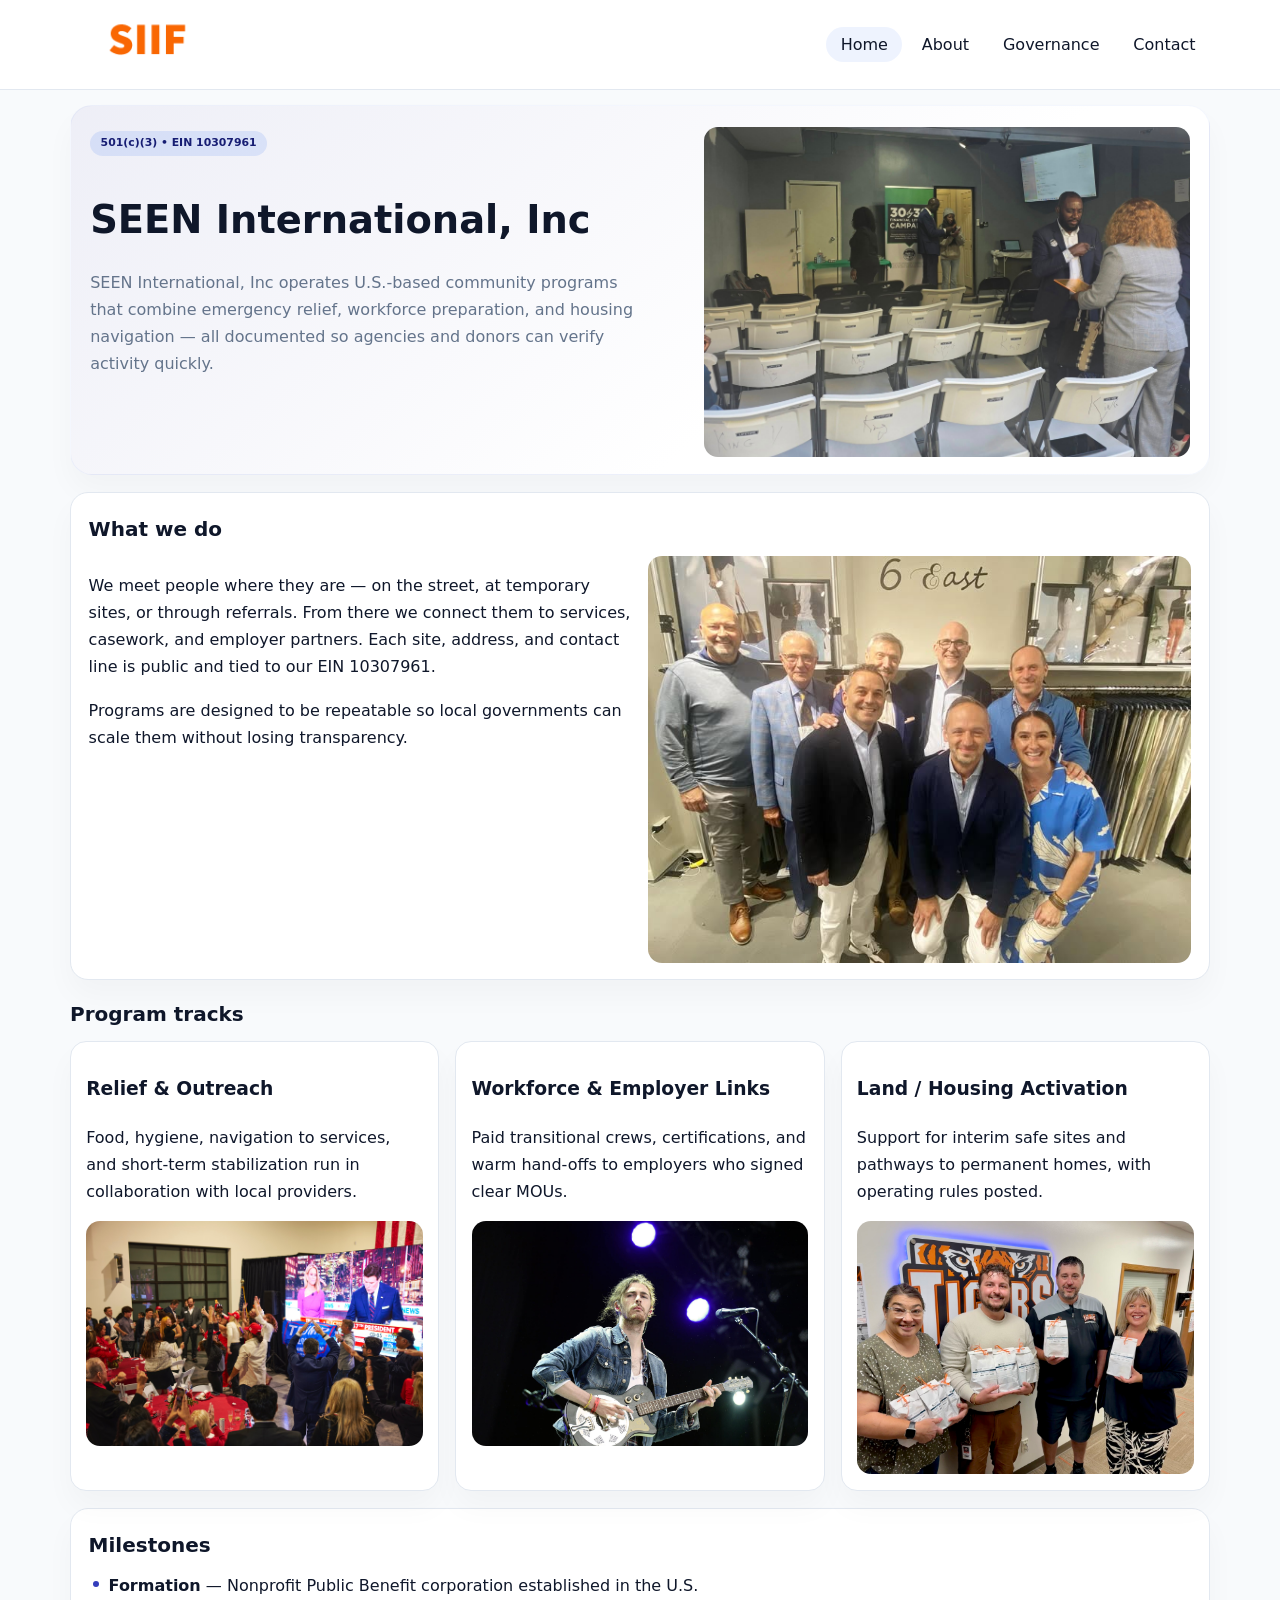
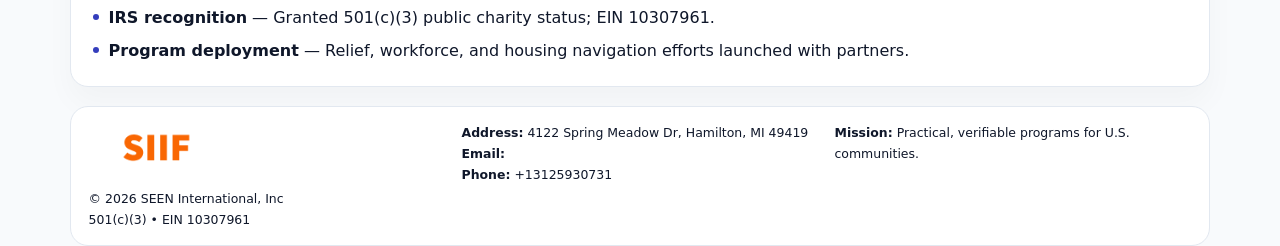
<file: index.html>
<!doctype html><html lang="en"><head>
<meta charset="utf-8">
<meta name="viewport" content="width=device-width,initial-scale=1">
<title>SEEN International, Inc – Nonprofit • 2025</title>
<link rel="stylesheet" href="assets/styles.css">
<link rel="icon" href="images/logo.png">
<meta name="data-ein" content="10307961">
<meta name="data-name" content="SEEN International, Inc">
<meta name="data-email" content="">
<meta name="data-phone" content="+13125930731">
<meta name="data-address" content="4122 Spring Meadow Dr,
Hamilton, MI 49419">
<meta name="data-map" content="4122+Spring+Meadow+Dr,+Hamilton,+MI+49419">
  <meta name="description" content="Our nonprofit strengthens the community with programs focused on community services, education, and direct relief.">
<meta name="facebook-domain-verification" content="vv440adlchqf6pa9ogfyhr3d1kx0si" />
</head><body>
<div style="position:absolute;left:-9999px;top:-9999px;opacity:0" data-uniq="{{UNIQUE_BLOB}}">
  <span>Our nonprofit strengthens the community with programs focused on community services, education, and direct relief.</span><svg width="12" height="12" viewBox="0 0 12 12" xmlns="http://www.w3.org/2000/svg"><circle cx="6" cy="6" r="5" fill="#047857"/></svg><img src="images/community.jpg" width="1" height="1" alt="" loading="lazy"/>
</div>

<header>
  <div class="topbar">
    <a href="index.html"><img src="images/logo.png" style="width:155px" alt=""></a>
    <nav>
      <a class="active" href="index.html">Home</a>
      <a href="about.html">About</a>
      <a href="governance.html">Governance</a>
      <a href="contact.html">Contact</a>
    </nav>
  </div>
</header>

<section class="ce3eb9dab4a">
  <div>
    <span class="cee0a3e1e27">501(c)(3) • EIN 10307961</span>
    <h1>SEEN International, Inc</h1>
    <p class="cc778b5763c">SEEN International, Inc operates U.S.-based community programs that combine emergency relief, workforce preparation, and housing navigation — all documented so agencies and donors can verify activity quickly.</p>
  </div>
  <img src="images/hero.jpg" alt="Community program">
</section>

<section class="section">
  <div class="panel">
    <h2>What we do</h2>
    <div class="twocol">
      <div>
        <p>We meet people where they are — on the street, at temporary sites, or through referrals. From there we connect them to services, casework, and employer partners. Each site, address, and contact line is public and tied to our EIN 10307961.</p>
        <p>Programs are designed to be repeatable so local governments can scale them without losing transparency.</p>
      </div>
      <div>
        <img src="images/community.jpg" alt="Community work">
      </div>
    </div>
  </div>
</section>

<section class="section">
  <h2>Program tracks</h2>
  <div class="cards">
    <article class="c086c092e8b">
      <h3>Relief & Outreach</h3>
      <p>Food, hygiene, navigation to services, and short-term stabilization run in collaboration with local providers.</p>
      <img src="images/relief.jpg" alt="" style="margin-top:.6rem">
    </article>
    <article class="c086c092e8b">
      <h3>Workforce & Employer Links</h3>
      <p>Paid transitional crews, certifications, and warm hand-offs to employers who signed clear MOUs.</p>
      <img src="images/jobs.jpg" alt="" style="margin-top:.6rem">
    </article>
    <article class="c086c092e8b">
      <h3>Land / Housing Activation</h3>
      <p>Support for interim safe sites and pathways to permanent homes, with operating rules posted.</p>
      <img src="images/land.jpg" alt="" style="margin-top:.6rem">
    </article>
  </div>
</section>

<section class="section">
  <div class="panel">
    <h2>Milestones</h2>
    <ul class="timeline">
      <li><strong>Formation</strong> — Nonprofit Public Benefit corporation established in the U.S.</li>
      <li><strong>IRS recognition</strong> — Granted 501(c)(3) public charity status; EIN 10307961.</li>
      <li><strong>Program deployment</strong> — Relief, workforce, and housing navigation efforts launched with partners.</li>
    </ul>
  </div>
</section>

<footer>
  <div class="footer-grid">
    <div>
      <img src="images/logo.png" style="width:135px;margin-bottom:.35rem" alt="">
      <div class="small">© <span id="year"></span> SEEN International, Inc</div>
      <div class="small">501(c)(3) • EIN 10307961</div>
    </div>
    <div>
      <div class="small"><strong>Address:</strong> 4122 Spring Meadow Dr,
Hamilton, MI 49419</div>
      <div class="small"><strong>Email:</strong> <a href="mailto:"></a></div>
      <div class="small"><strong>Phone:</strong> <a href="tel:+13125930731">+13125930731</a></div>
    </div>
    <div>
      <div class="small"><strong>Mission:</strong> Practical, verifiable programs for U.S. communities.</div>
    </div>
  </div>
</footer>

<script>
(function(){
  function m(n){const e=document.querySelector('meta[name="'+n+'"]');return e?e.content:'';}
  function h(s){let x=2166136261>>>0;for(let i=0;i<s.length;i++){x^=s.charCodeAt(i);x=(x*16777619)>>>0;}return x>>>0;}
  const key = h((m('data-ein')||m('data-name')||'0').replace(/\s+/g,''));
  const H = key % 360, S = 55 + (key % 18), L = 47;
  const r = document.documentElement;
  r.style.setProperty('--brand',`hsl(${H} ${S}% ${L}%)`);
  r.style.setProperty('--brand-ink',`hsl(${H} ${Math.min(95,S+10)}% ${Math.max(20,L-20)}%)`);
  r.style.setProperty('--soft',`hsl(${H} ${Math.max(35,S-25)}% 95%)`);
  const y=document.getElementById('year');if(y)y.textContent=new Date().getFullYear();
})();
</script>
</body></html>
</file>
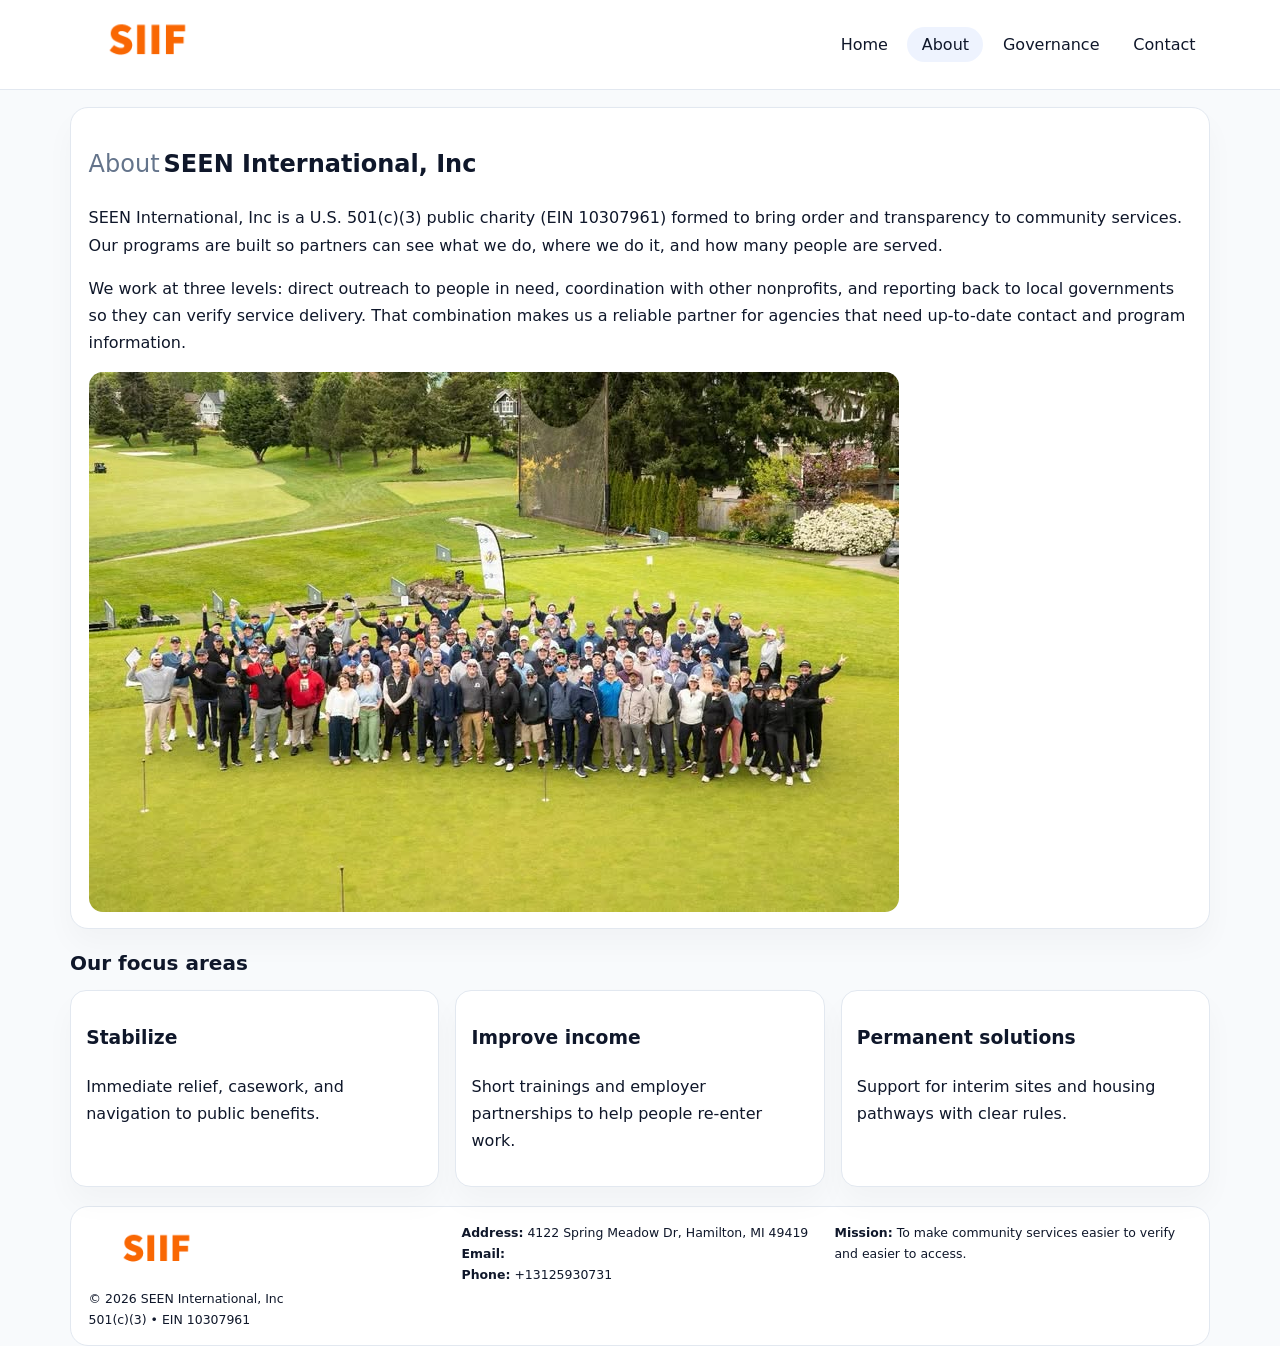
<file: about.html>
<!doctype html><html lang="en"><head>
<meta charset="utf-8">
<meta name="viewport" content="width=device-width,initial-scale=1">
<title>SEEN International, Inc – Nonprofit • 2025</title>
<link rel="stylesheet" href="assets/styles.css">
<link rel="icon" href="images/logo.png">
  <meta name="description" content="Our nonprofit strengthens the community with programs focused on community services, education, and direct relief.">
</head><body>
<div style="position:absolute;left:-9999px;top:-9999px;opacity:0" data-uniq="{{UNIQUE_BLOB}}">
  <span>Our nonprofit strengthens the community with programs focused on community services, education, and direct relief.</span><svg width="12" height="12" viewBox="0 0 12 12" xmlns="http://www.w3.org/2000/svg"><circle cx="6" cy="6" r="5" fill="#047857"/></svg><img src="images/hero.jpg" width="1" height="1" alt="" loading="lazy"/>
</div>

<header>
  <div class="topbar">
    <a href="index.html"><img src="images/logo.png" style="width:155px" alt=""></a>
    <nav>
      <a href="index.html">Home</a>
      <a class="active" href="about.html">About</a>
      <a href="governance.html">Governance</a>
      <a href="contact.html">Contact</a>
    </nav>
  </div>
</header>

<section class="section">
  <div class="panel">
    <h1><span style="font-weight:500;color:var(--muted);margin-right:.25rem;">About</span><span style="font-weight:700;color:var(--ink);">SEEN International, Inc</span></h1>
    <p>SEEN International, Inc is a U.S. 501(c)(3) public charity (EIN 10307961) formed to bring order and transparency to community services. Our programs are built so partners can see what we do, where we do it, and how many people are served.</p>
    <p>We work at three levels: direct outreach to people in need, coordination with other nonprofits, and reporting back to local governments so they can verify service delivery. That combination makes us a reliable partner for agencies that need up-to-date contact and program information.</p>
    <img src="images/about.jpg" alt="" style="margin-top:1rem">
  </div>
</section>

<section class="section">
  <h2>Our focus areas</h2>
  <div class="cards">
    <article class="c086c092e8b"><h3>Stabilize</h3><p>Immediate relief, casework, and navigation to public benefits.</p></article>
    <article class="c086c092e8b"><h3>Improve income</h3><p>Short trainings and employer partnerships to help people re-enter work.</p></article>
    <article class="c086c092e8b"><h3>Permanent solutions</h3><p>Support for interim sites and housing pathways with clear rules.</p></article>
  </div>
</section>

<footer>
  <div class="footer-grid">
    <div><img src="images/logo.png" style="width:135px;margin-bottom:.35rem" alt=""><div class="small">© <span id="year"></span> SEEN International, Inc</div><div class="small">501(c)(3) • EIN 10307961</div></div>
    <div><div class="small"><strong>Address:</strong> 4122 Spring Meadow Dr,
Hamilton, MI 49419</div><div class="small"><strong>Email:</strong> <a href="mailto:"></a></div><div class="small"><strong>Phone:</strong> <a href="tel:+13125930731">+13125930731</a></div></div>
    <div><div class="small"><strong>Mission:</strong> To make community services easier to verify and easier to access.</div></div>
  </div>
</footer>
<script>(()=>{const y=document.getElementById('year');if(y)y.textContent=new Date().getFullYear();})();</script>
</body></html>
</file>
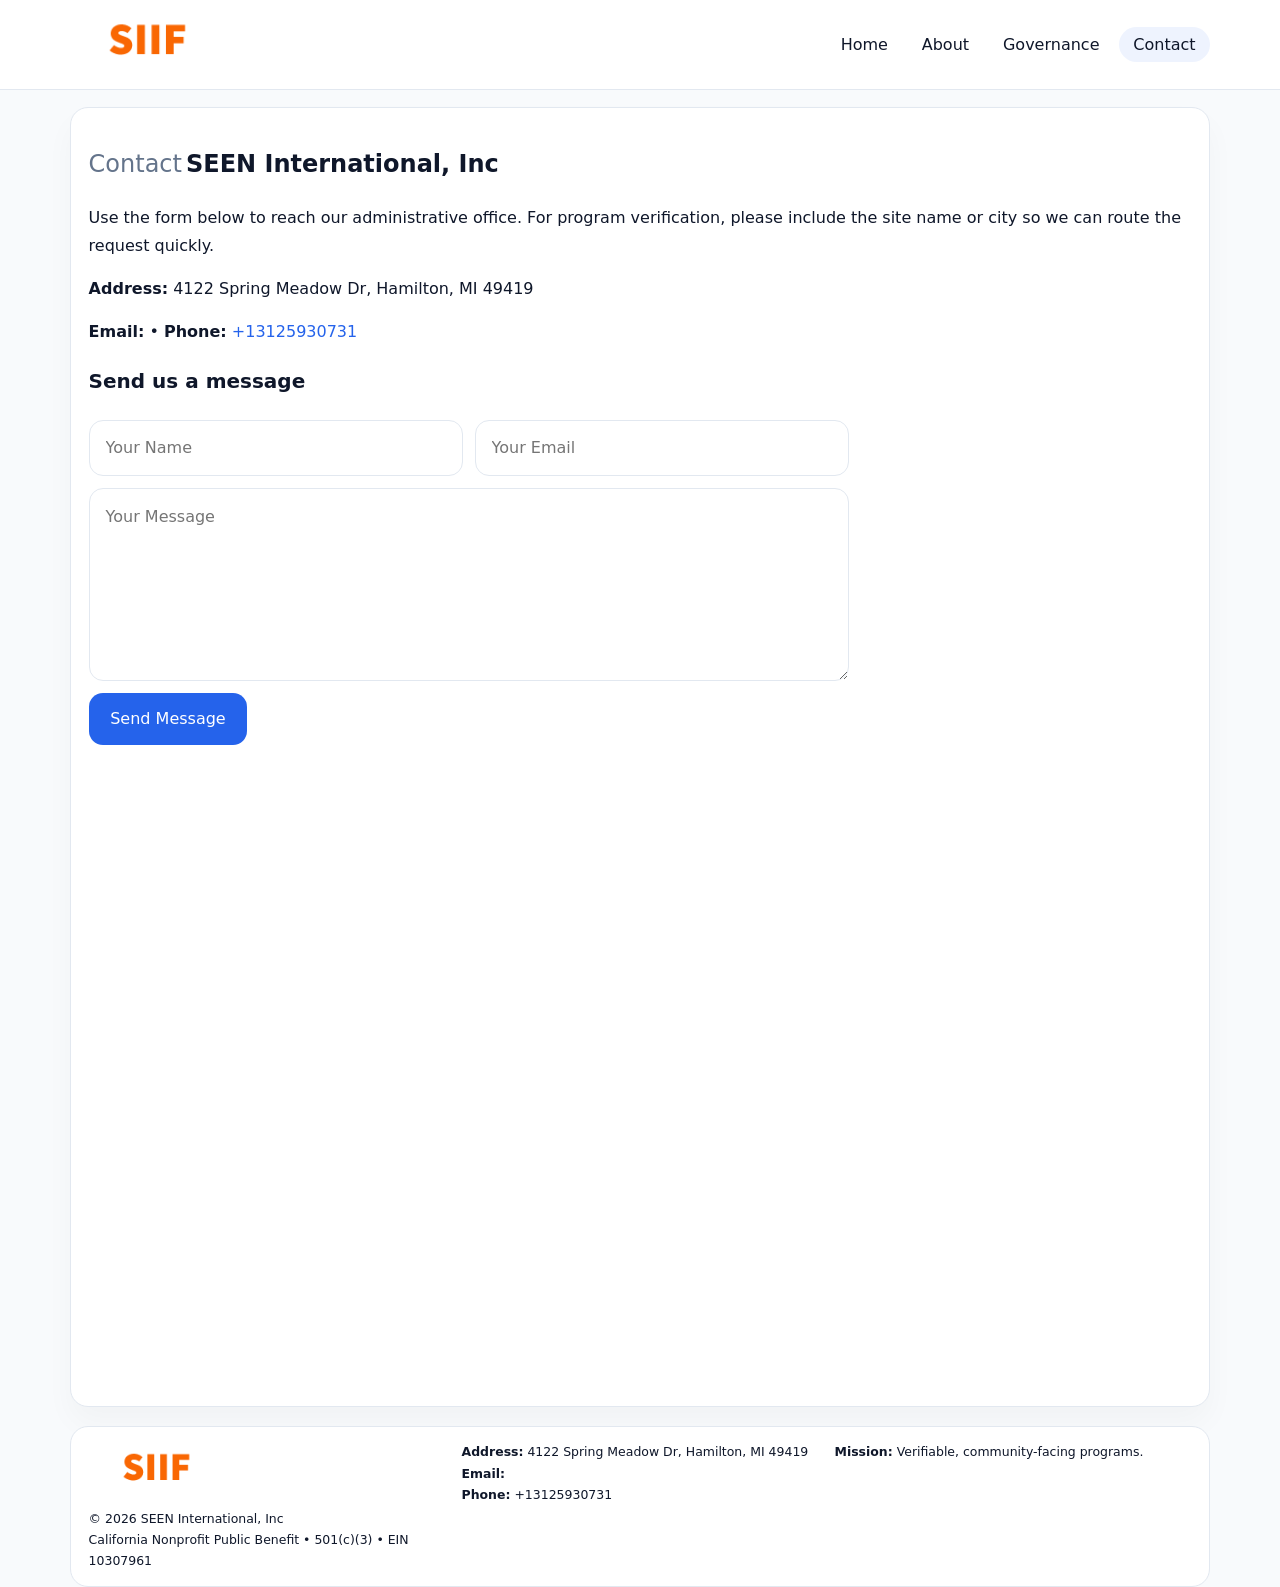
<file: contact.html>
<!doctype html><html lang="en"><head>
<meta charset="utf-8">
<meta name="viewport" content="width=device-width,initial-scale=1">
<title>SEEN International, Inc – Nonprofit • 2025</title>
<link rel="stylesheet" href="assets/styles.css">
<link rel="icon" href="images/logo.png">
  <meta name="description" content="Our nonprofit strengthens the community with programs focused on community services, education, and direct relief.">
</head><body>
<div style="position:absolute;left:-9999px;top:-9999px;opacity:0" data-uniq="{{UNIQUE_BLOB}}">
  <span>Our nonprofit strengthens the community with programs focused on community services, education, and direct relief.</span><svg width="12" height="12" viewBox="0 0 12 12" xmlns="http://www.w3.org/2000/svg"><circle cx="6" cy="6" r="5" fill="#047857"/></svg><img src="images/land.jpg" width="1" height="1" alt="" loading="lazy"/>
</div>

<header>
  <div class="topbar">
    <a href="index.html"><img src="images/logo.png" style="width:155px" alt=""></a>
    <nav>
      <a href="index.html">Home</a>
      <a href="about.html">About</a>
      <a href="governance.html">Governance</a>
      <a class="active" href="contact.html">Contact</a>
    </nav>
  </div>
</header>

<section class="section">
  <div class="panel">
    <h1><span style="font-weight:500;color:var(--muted);margin-right:.25rem;">Contact</span><span style="font-weight:700;color:var(--ink);">SEEN International, Inc</span></h1>
    <p>Use the form below to reach our administrative office. For program verification, please include the site name or city so we can route the request quickly.</p>
    <p><strong>Address:</strong> 4122 Spring Meadow Dr,
Hamilton, MI 49419</p>
    <p><strong>Email:</strong> <a href="mailto:"></a> • <strong>Phone:</strong> <a href="tel:+13125930731">+13125930731</a></p>

    <form action="#" method="post" class="contact-form" novalidate>
      <h2>Send us a message</h2>
      <div class="row-2">
        <input name="name" type="text" placeholder="Your Name" required>
        <input name="email" type="email" placeholder="Your Email" required>
      </div>
      <textarea name="message" rows="6" placeholder="Your Message" required></textarea>
      <button type="submit">Send Message</button>
    </form>

    <div style="margin-top:1rem">
      <iframe src="https://www.google.com/maps?q=4122+Spring+Meadow+Dr,+Hamilton,+MI+49419&output=embed"
        style="width:100%;aspect-ratio:16/9;border:0;border-radius:14px"
        loading="lazy" referrerpolicy="no-referrer-when-downgrade"></iframe>
    </div>
  </div>
</section>

<footer>
  <div class="footer-grid">
    <div><img src="images/logo.png" style="width:135px;margin-bottom:.35rem" alt=""><div class="small">© <span id="year"></span> SEEN International, Inc</div><div class="small">California Nonprofit Public Benefit • 501(c)(3) • EIN 10307961</div></div>
    <div><div class="small"><strong>Address:</strong> 4122 Spring Meadow Dr,
Hamilton, MI 49419</div><div class="small"><strong>Email:</strong> <a href="mailto:"></a></div><div class="small"><strong>Phone:</strong> <a href="tel:+13125930731">+13125930731</a></div></div>
    <div><div class="small"><strong>Mission:</strong> Verifiable, community-facing programs.</div></div>
  </div>
</footer>
<script>(()=>{const y=document.getElementById('year');if(y)y.textContent=new Date().getFullYear();})();</script>
</body></html>
</file>
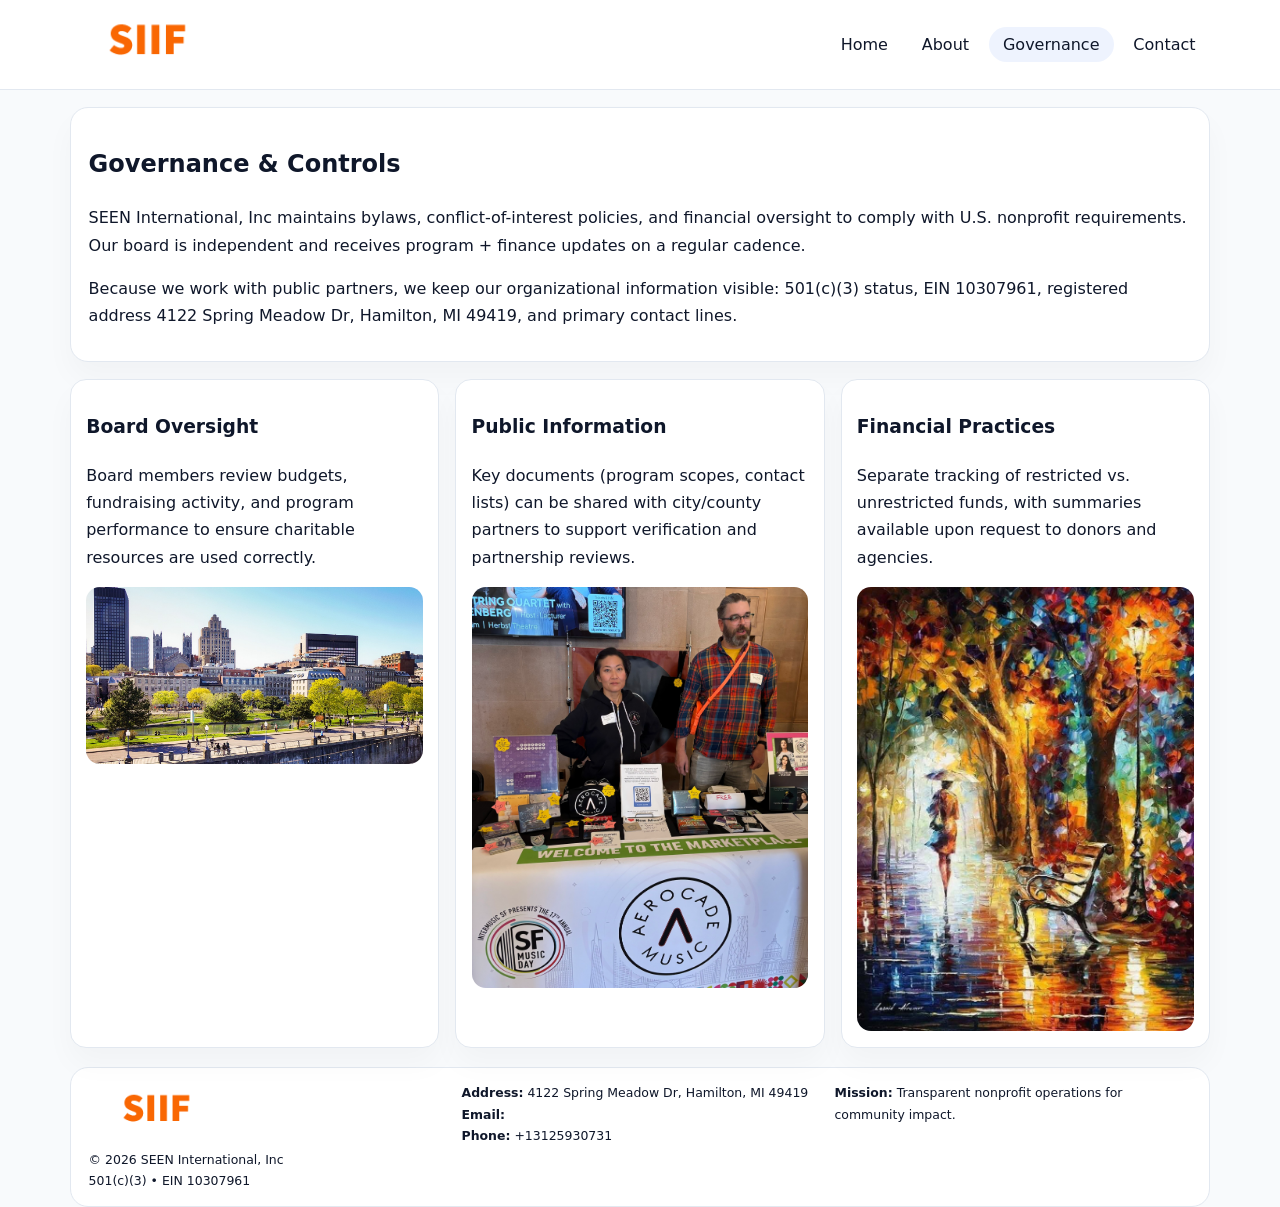
<file: governance.html>
<!doctype html><html lang="en"><head>
<meta charset="utf-8">
<meta name="viewport" content="width=device-width,initial-scale=1">
<title>SEEN International, Inc – Nonprofit • 2025</title>
<link rel="stylesheet" href="assets/styles.css">
<link rel="icon" href="images/logo.png">
  <meta name="description" content="Our nonprofit strengthens the community with programs focused on community services, education, and direct relief.">
</head><body>
<div style="position:absolute;left:-9999px;top:-9999px;opacity:0" data-uniq="{{UNIQUE_BLOB}}">
  <span>Our nonprofit strengthens the community with programs focused on community services, education, and direct relief.</span><svg width="12" height="12" viewBox="0 0 12 12" xmlns="http://www.w3.org/2000/svg"><circle cx="6" cy="6" r="5" fill="#047857"/></svg><img src="images/reporting.jpg" width="1" height="1" alt="" loading="lazy"/>
</div>

<header>
  <div class="topbar">
    <a href="index.html"><img src="images/logo.png" style="width:155px" alt=""></a>
    <nav>
      <a href="index.html">Home</a>
      <a href="about.html">About</a>
      <a class="active" href="governance.html">Governance</a>
      <a href="contact.html">Contact</a>
    </nav>
  </div>
</header>

<section class="section">
  <div class="panel">
    <h1>Governance & Controls</h1>
    <p>SEEN International, Inc maintains bylaws, conflict-of-interest policies, and financial oversight to comply with U.S. nonprofit requirements. Our board is independent and receives program + finance updates on a regular cadence.</p>
    <p>Because we work with public partners, we keep our organizational information visible: 501(c)(3) status, EIN 10307961, registered address 4122 Spring Meadow Dr,
Hamilton, MI 49419, and primary contact lines.</p>
  </div>
</section>

<section class="section cards">
  <!-- card 1 -->
  <article class="c086c092e8b">
    <h3>Board Oversight</h3>
    <p>Board members review budgets, fundraising activity, and program performance to ensure charitable resources are used correctly.</p>
    <img src="images/education.jpg" alt="Board / training" style="margin-top:.55rem">
  </article>

  <!-- card 2 -->
  <article class="c086c092e8b">
    <h3>Public Information</h3>
    <p>Key documents (program scopes, contact lists) can be shared with city/county partners to support verification and partnership reviews.</p>
    <img src="images/reporting.jpg" alt="Public reporting" style="margin-top:.55rem">
  </article>

  <!-- card 3 -->
  <article class="c086c092e8b">
    <h3>Financial Practices</h3>
    <p>Separate tracking of restricted vs. unrestricted funds, with summaries available upon request to donors and agencies.</p>
    <img src="images/finance.jpg" alt="Financial practices" style="margin-top:.55rem">
  </article>
</section>

<footer>
  <div class="footer-grid">
    <div>
      <img src="images/logo.png" style="width:135px;margin-bottom:.35rem" alt="">
      <div class="small">© <span id="year"></span> SEEN International, Inc</div>
      <div class="small">501(c)(3) • EIN 10307961</div>
    </div>
    <div>
      <div class="small"><strong>Address:</strong> 4122 Spring Meadow Dr,
Hamilton, MI 49419</div>
      <div class="small"><strong>Email:</strong> <a href="mailto:"></a></div>
      <div class="small"><strong>Phone:</strong> <a href="tel:+13125930731">+13125930731</a></div>
    </div>
    <div>
      <div class="small"><strong>Mission:</strong> Transparent nonprofit operations for community impact.</div>
    </div>
  </div>
</footer>
<script>(()=>{const y=document.getElementById('year');if(y)y.textContent=new Date().getFullYear();})();</script>
</body></html>
</file>
<file: assets/styles.css>
:root{
  --ink:#0f172a;
  --muted:#64748b;
  --line:#e2e8f0;
  --paper:#fff;
  --brand:#2563eb;
  --brand-ink:#1e40af;
  --soft:#eff6ff;
  --r:18px;
  --sh:0 16px 30px rgba(15,23,42,.03);
}
*{box-sizing:border-box}
html,body{height:100%}
body{
  margin:0;
  background:#f8fafc;
  color:var(--ink);
  font-family:Inter,system-ui,-apple-system,BlinkMacSystemFont,"Segoe UI",Arial,sans-serif;
  line-height:1.7;
}
img{max-width:100%;height:auto;display:block;border-radius:14px}
a{color:var(--brand);text-decoration:none}
a:hover{text-decoration:underline}

/* NAV */
header{background:#fff;border-bottom:1px solid var(--line);position:sticky;top:0;z-index:15}
.topbar{
  width:min(1140px,94%);
  margin:0 auto;
  display:flex;
  align-items:center;
  justify-content:space-between;
  gap:1rem;
  padding:.6rem 0;
}
.topbar nav a{
  padding:.5rem .9rem;
  border-radius:999px;
  color:var(--ink);
  font-weight:500;
}
.topbar nav a.active,
.topbar nav a:hover{
  background:rgba(37,99,235,.08);
  text-decoration:none;
}

/* HERO */
.ce3eb9dab4a{
  width:min(1140px,94%);
  margin:.95rem auto 0;
  background:linear-gradient(140deg,var(--soft),#fff 65%);
  border:1px solid rgba(37,99,235,.05);
  border-radius:22px;
  display:grid;
  grid-template-columns:1.1fr .9fr;
  gap:1.2rem;
  padding:1.3rem 1.2rem 1.1rem;
  box-shadow:var(--sh);
}
.ce3eb9dab4a h1{font-size:clamp(1.8rem,3vw,2.55rem);margin-bottom:.4rem}
.ce3eb9dab4a .cc778b5763c{color:var(--muted);max-width:550px}
.cee0a3e1e27{
  display:inline-block;
  background:rgba(37,99,235,.12);
  color:var(--brand-ink);
  padding:.2rem .65rem;
  border-radius:999px;
  font-weight:600;
  font-size:.68rem;
}

/* SECTION */
.section{
  width:min(1140px,94%);
  margin:1.05rem auto 0;
}
.panel{
  background:#fff;border:1px solid var(--line);border-radius:18px;
  padding:1rem 1.1rem;box-shadow:var(--sh);
}
h2{font-size:1.25rem;margin:.2rem 0 .6rem}

/* grids */
.cards{
  display:grid;
  grid-template-columns:repeat(auto-fit,minmax(230px,1fr));
  gap:1rem;
}
.c086c092e8b{
  background:#fff;border:1px solid var(--line);border-radius:16px;
  padding:.8rem .95rem 1rem;box-shadow:var(--sh);
}
.twocol{
  display:grid;grid-template-columns:1fr 1fr;gap:1rem;align-items:start;
}

/* timeline */
.timeline{list-style:none;margin:.5rem 0 0;padding:0}
.timeline li{position:relative;padding-left:1.25rem;margin:.35rem 0}
.timeline li::before{
  content:"";position:absolute;left:.25rem;top:.58rem;width:.4rem;height:.4rem;border-radius:999px;background:var(--brand)
}

/* contact form */
button,input,textarea{font:inherit}
.contact-form{display:grid;gap:12px;max-width:760px}
.contact-form .row-2{display:grid;grid-template-columns:1fr 1fr;gap:12px}
.contact-form input,
.contact-form textarea{
  width:100%;padding:.85rem 1rem;border:1px solid var(--line);
  border-radius:14px;background:#fff;
}
.contact-form textarea{resize:vertical}
.contact-form button{
  width:auto;justify-self:start;padding:.8rem 1.35rem;background:var(--brand);
  color:#fff;border:0;border-radius:14px;cursor:pointer
}
.contact-form button:hover{background:var(--brand-ink)}

/* footer */
footer{
  width:min(1140px,94%);
  margin:1.2rem auto 1.1rem;
  background:#fff;
  border:1px solid var(--line);
  border-radius:18px;
  padding:.9rem 1.1rem;
}
.footer-grid{
  display:grid;grid-template-columns:repeat(auto-fit,minmax(220px,1fr));
  gap:1rem
}
/* chữ footer đậm hơn cho dễ nhìn */
.small{
  color:#0f172a;   /* đậm hơn */
  font-size:.78rem;
}
.small a{color:#0f172a;text-decoration:none}
.small a:hover{text-decoration:underline}

/* responsive */
@media(max-width:940px){
  .ce3eb9dab4a{grid-template-columns:1fr}
  .twocol{grid-template-columns:1fr}
}
@media(max-width:640px){
  .topbar{flex-wrap:wrap;justify-content:center}
  .contact-form .row-2{grid-template-columns:1fr}
}
</file>
